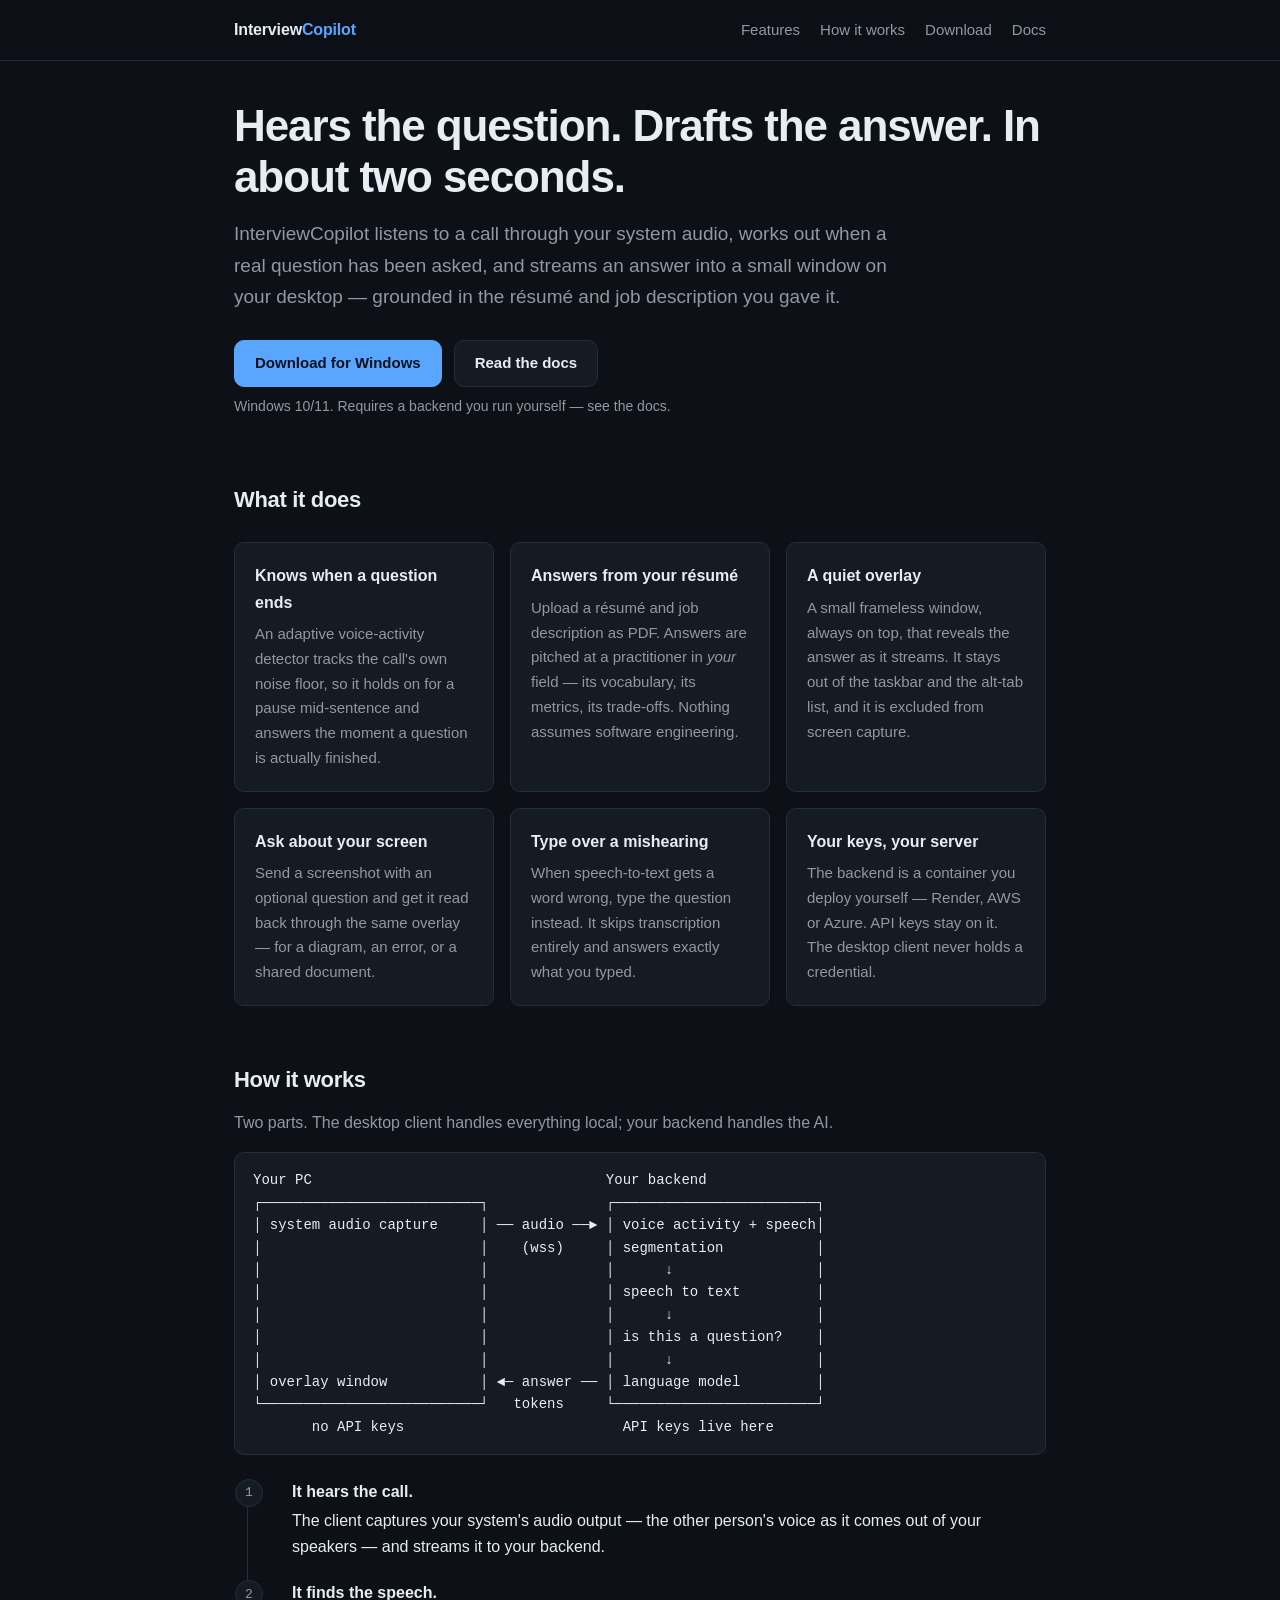
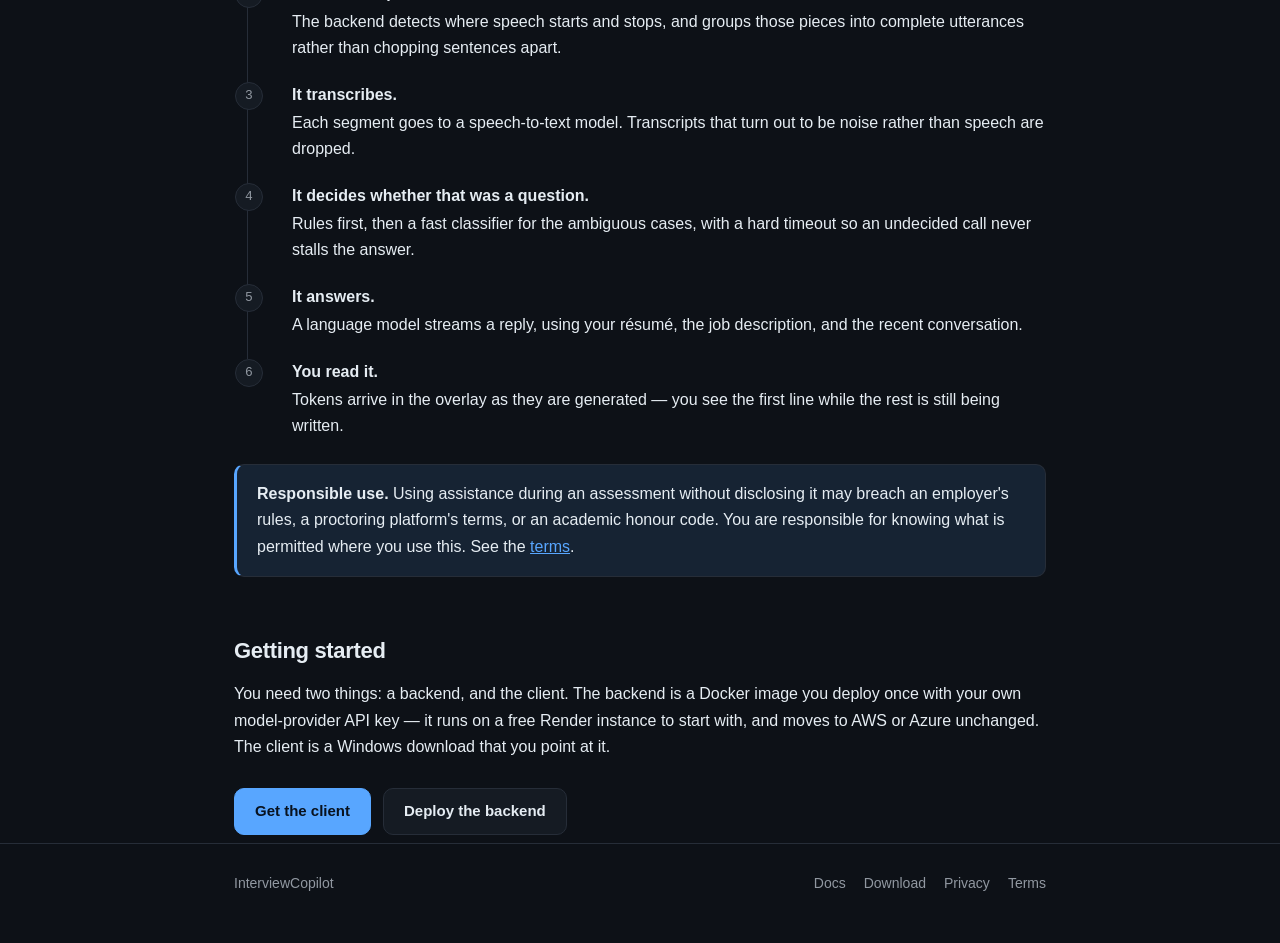
<file: web/index.html>
<!doctype html>
<html lang="en">
<head>
<meta charset="utf-8">
<meta name="viewport" content="width=device-width, initial-scale=1">
<title>InterviewCopilot</title>
<meta name="description" content="Real-time interview assistance: hears the question, drafts an answer, shows it in a private overlay.">
<link rel="stylesheet" href="assets/style.css">
</head>
<body>

<header class="site">
  <div class="wrap">
    <a class="brand" href="/">Interview<span>Copilot</span></a>
    <nav>
      <a href="/#features">Features</a>
      <a href="/#how-it-works">How it works</a>
      <a href="/download.html">Download</a>
      <a href="/docs.html">Docs</a>
    </nav>
  </div>
</header>

<main class="wrap">

  <section class="hero">
    <h1>Hears the question. Drafts the answer. In about two seconds.</h1>
    <p class="lede">
      InterviewCopilot listens to a call through your system audio, works out
      when a real question has been asked, and streams an answer into a small
      window on your desktop &mdash; grounded in the r&eacute;sum&eacute; and job
      description you gave it.
    </p>
    <div class="actions">
      <a class="btn primary" href="/download.html">Download for Windows</a>
      <a class="btn" href="/docs.html">Read the docs</a>
    </div>
    <small class="note">Windows 10/11. Requires a backend you run yourself &mdash; see the docs.</small>
  </section>

  <h2 id="features">What it does</h2>
  <div class="grid">
    <div class="card">
      <h3>Knows when a question ends</h3>
      <p>An adaptive voice-activity detector tracks the call's own noise floor, so it holds on for a pause mid-sentence and answers the moment a question is actually finished.</p>
    </div>
    <div class="card">
      <h3>Answers from your r&eacute;sum&eacute;</h3>
      <p>Upload a r&eacute;sum&eacute; and job description as PDF. Answers are pitched at a practitioner in <em>your</em> field &mdash; its vocabulary, its metrics, its trade-offs. Nothing assumes software engineering.</p>
    </div>
    <div class="card">
      <h3>A quiet overlay</h3>
      <p>A small frameless window, always on top, that reveals the answer as it streams. It stays out of the taskbar and the alt-tab list, and it is excluded from screen capture.</p>
    </div>
    <div class="card">
      <h3>Ask about your screen</h3>
      <p>Send a screenshot with an optional question and get it read back through the same overlay &mdash; for a diagram, an error, or a shared document.</p>
    </div>
    <div class="card">
      <h3>Type over a mishearing</h3>
      <p>When speech-to-text gets a word wrong, type the question instead. It skips transcription entirely and answers exactly what you typed.</p>
    </div>
    <div class="card">
      <h3>Your keys, your server</h3>
      <p>The backend is a container you deploy yourself &mdash; Render, AWS or Azure. API keys stay on it. The desktop client never holds a credential.</p>
    </div>
  </div>

  <h2 id="how-it-works">How it works</h2>
  <p class="dim">Two parts. The desktop client handles everything local; your backend handles the AI.</p>

  <pre><code>Your PC                                   Your backend
┌──────────────────────────┐              ┌────────────────────────┐
│ system audio capture     │ ── audio ──► │ voice activity + speech│
│                          │    (wss)     │ segmentation           │
│                          │              │      ↓                 │
│                          │              │ speech to text         │
│                          │              │      ↓                 │
│                          │              │ is this a question?    │
│                          │              │      ↓                 │
│ overlay window           │ ◄─ answer ── │ language model         │
└──────────────────────────┘   tokens     └────────────────────────┘
       no API keys                          API keys live here</code></pre>

  <ol class="steps">
    <li><strong>It hears the call.</strong> The client captures your system's audio output &mdash; the other person's voice as it comes out of your speakers &mdash; and streams it to your backend.</li>
    <li><strong>It finds the speech.</strong> The backend detects where speech starts and stops, and groups those pieces into complete utterances rather than chopping sentences apart.</li>
    <li><strong>It transcribes.</strong> Each segment goes to a speech-to-text model. Transcripts that turn out to be noise rather than speech are dropped.</li>
    <li><strong>It decides whether that was a question.</strong> Rules first, then a fast classifier for the ambiguous cases, with a hard timeout so an undecided call never stalls the answer.</li>
    <li><strong>It answers.</strong> A language model streams a reply, using your r&eacute;sum&eacute;, the job description, and the recent conversation.</li>
    <li><strong>You read it.</strong> Tokens arrive in the overlay as they are generated &mdash; you see the first line while the rest is still being written.</li>
  </ol>

  <div class="callout">
    <p><strong>Responsible use.</strong> Using assistance during an assessment without disclosing it may breach an employer's rules, a proctoring platform's terms, or an academic honour code. You are responsible for knowing what is permitted where you use this. See the <a href="/terms.html">terms</a>.</p>
  </div>

  <h2>Getting started</h2>
  <p>
    You need two things: a backend, and the client. The backend is a Docker
    image you deploy once with your own model-provider API key &mdash; it runs
    on a free Render instance to start with, and moves to AWS or Azure
    unchanged. The client is a Windows download that you point at it.
  </p>
  <div class="actions">
    <a class="btn primary" href="/download.html">Get the client</a>
    <a class="btn" href="/docs.html">Deploy the backend</a>
  </div>

</main>

<footer class="site">
  <div class="wrap">
    <span>InterviewCopilot</span>
    <nav>
      <a href="/docs.html">Docs</a>
      <a href="/download.html">Download</a>
      <a href="/privacy.html">Privacy</a>
      <a href="/terms.html">Terms</a>
    </nav>
  </div>
</footer>

</body>
</html>
</file>
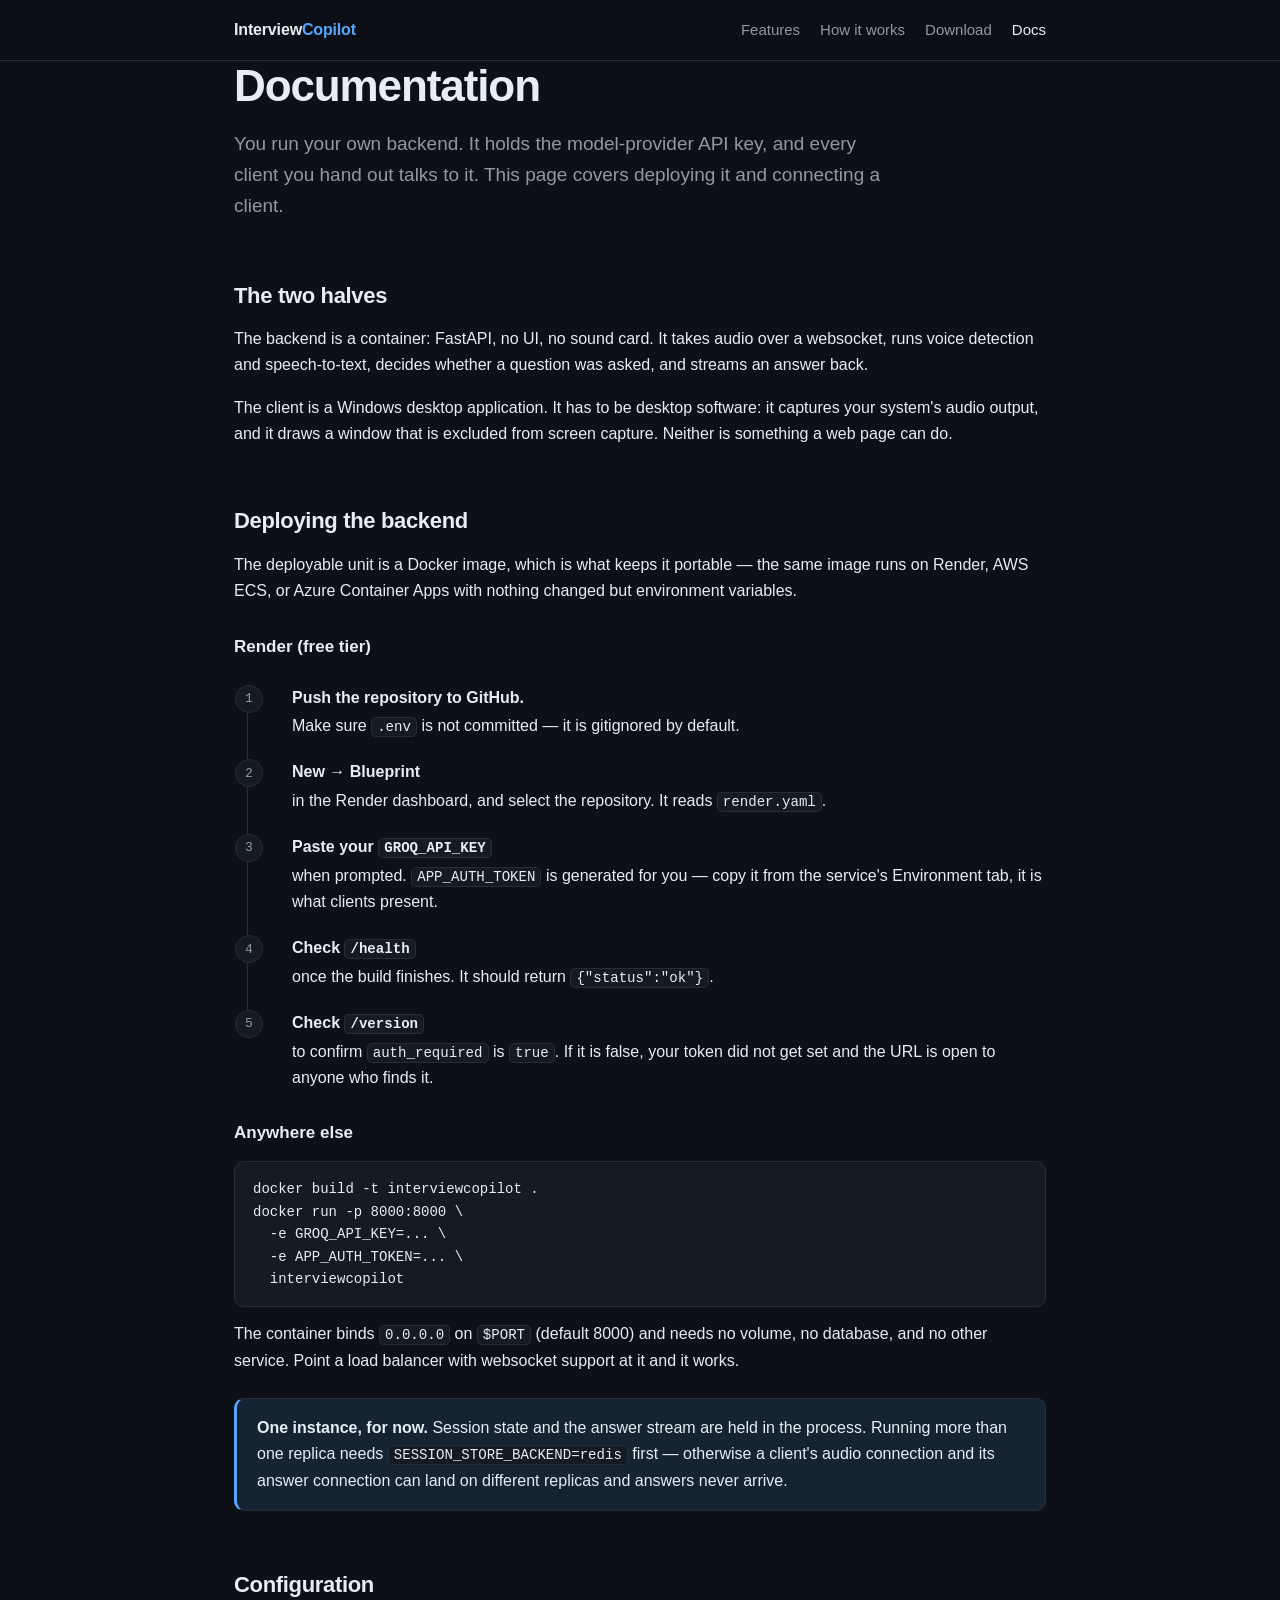
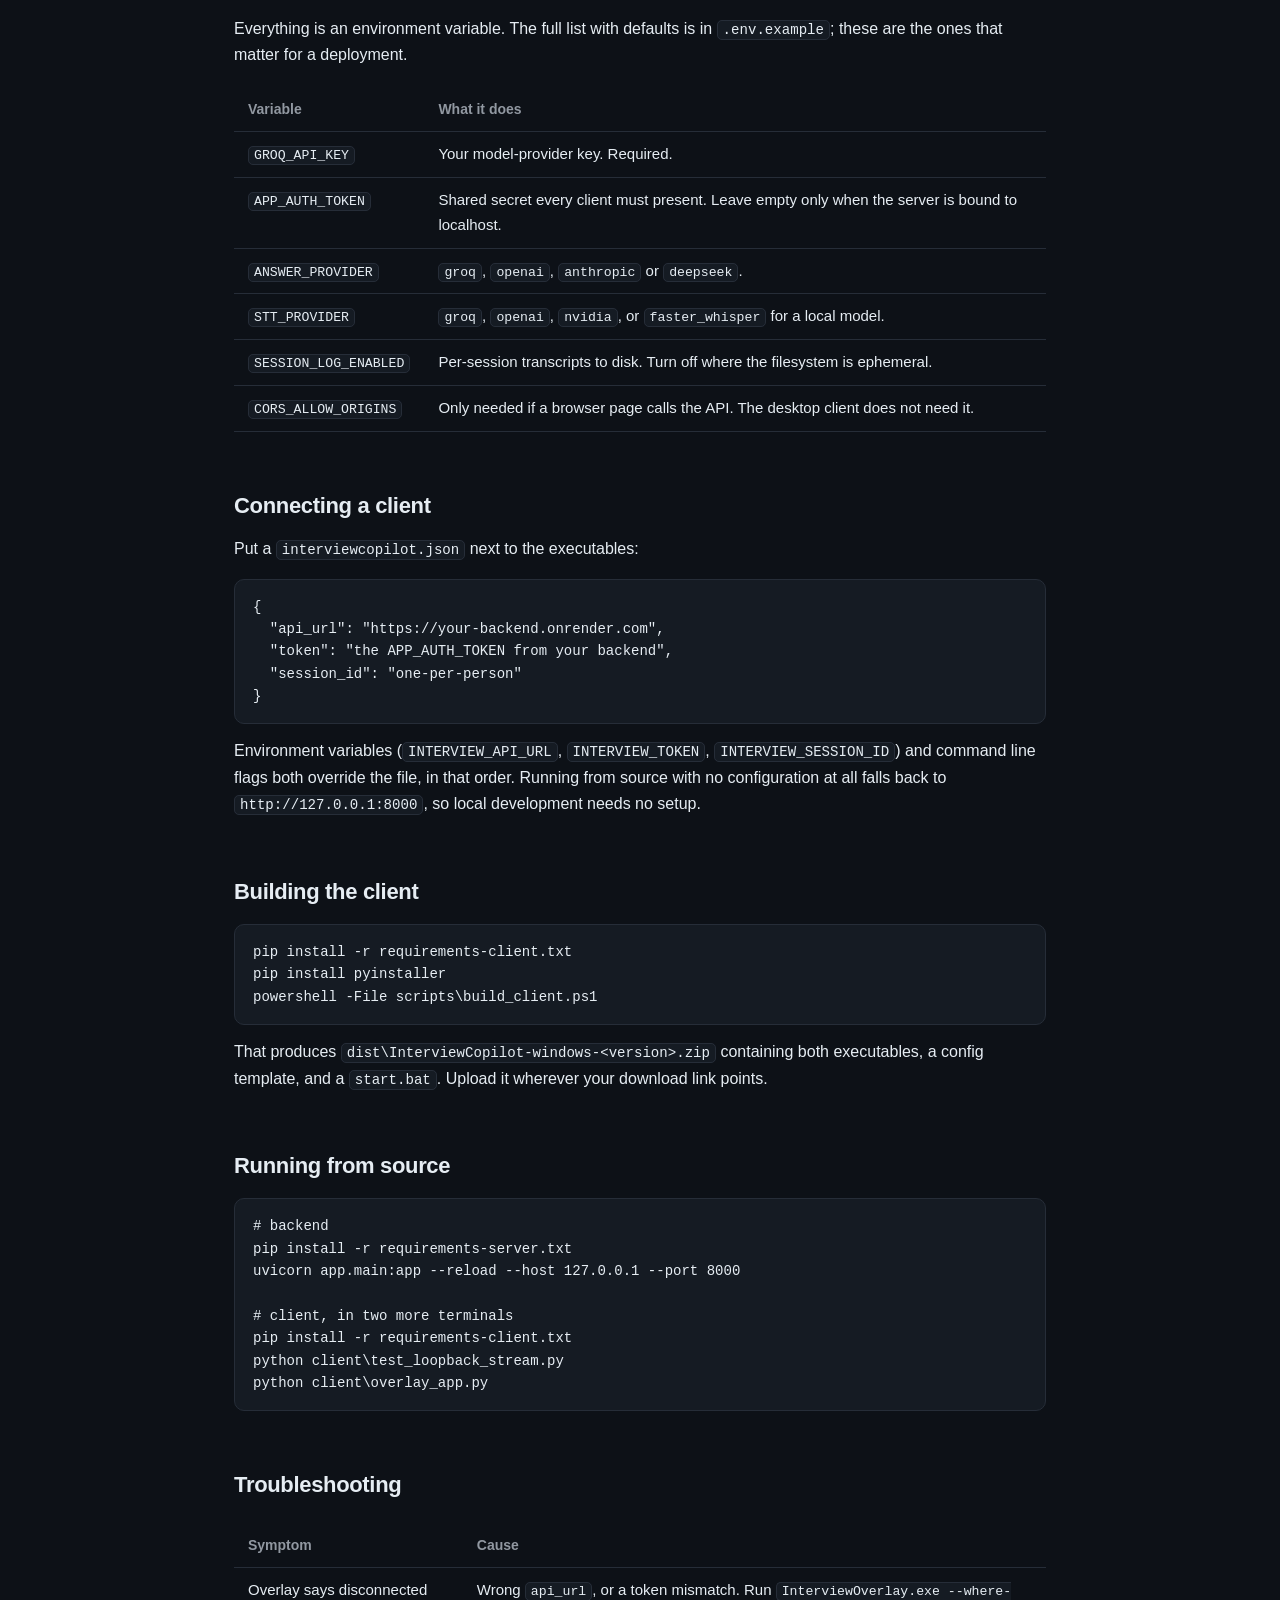
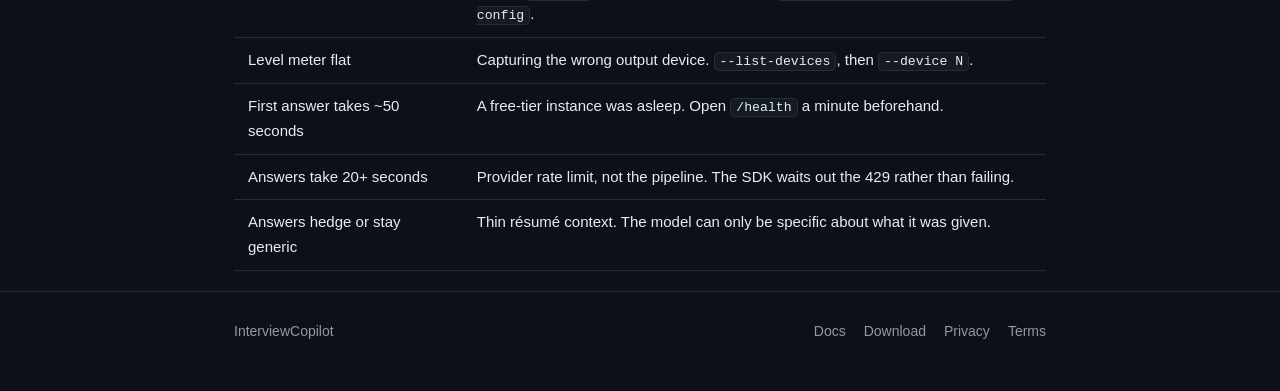
<file: web/docs.html>
<!doctype html>
<html lang="en">
<head>
<meta charset="utf-8">
<meta name="viewport" content="width=device-width, initial-scale=1">
<title>Docs &middot; InterviewCopilot</title>
<meta name="description" content="Deploy the InterviewCopilot backend, configure the client, and build a release.">
<link rel="stylesheet" href="assets/style.css">
</head>
<body>

<header class="site">
  <div class="wrap">
    <a class="brand" href="/">Interview<span>Copilot</span></a>
    <nav>
      <a href="/#features">Features</a>
      <a href="/#how-it-works">How it works</a>
      <a href="/download.html">Download</a>
      <a href="/docs.html" aria-current="page">Docs</a>
    </nav>
  </div>
</header>

<main class="wrap">

  <h1>Documentation</h1>
  <p class="lede">
    You run your own backend. It holds the model-provider API key, and every
    client you hand out talks to it. This page covers deploying it and
    connecting a client.
  </p>

  <h2>The two halves</h2>
  <p>
    The backend is a container: FastAPI, no UI, no sound card. It takes audio
    over a websocket, runs voice detection and speech-to-text, decides whether
    a question was asked, and streams an answer back.
  </p>
  <p>
    The client is a Windows desktop application. It has to be desktop software:
    it captures your system's audio output, and it draws a window that is
    excluded from screen capture. Neither is something a web page can do.
  </p>

  <h2 id="deploy">Deploying the backend</h2>
  <p>
    The deployable unit is a Docker image, which is what keeps it portable
    &mdash; the same image runs on Render, AWS ECS, or Azure Container Apps
    with nothing changed but environment variables.
  </p>

  <h3>Render (free tier)</h3>
  <ol class="steps">
    <li><strong>Push the repository to GitHub.</strong> Make sure <code>.env</code> is not committed &mdash; it is gitignored by default.</li>
    <li><strong>New &rarr; Blueprint</strong> in the Render dashboard, and select the repository. It reads <code>render.yaml</code>.</li>
    <li><strong>Paste your <code>GROQ_API_KEY</code></strong> when prompted. <code>APP_AUTH_TOKEN</code> is generated for you &mdash; copy it from the service's Environment tab, it is what clients present.</li>
    <li><strong>Check <code>/health</code></strong> once the build finishes. It should return <code>{"status":"ok"}</code>.</li>
    <li><strong>Check <code>/version</code></strong> to confirm <code>auth_required</code> is <code>true</code>. If it is false, your token did not get set and the URL is open to anyone who finds it.</li>
  </ol>

  <h3>Anywhere else</h3>
  <pre><code>docker build -t interviewcopilot .
docker run -p 8000:8000 \
  -e GROQ_API_KEY=... \
  -e APP_AUTH_TOKEN=... \
  interviewcopilot</code></pre>
  <p>
    The container binds <code>0.0.0.0</code> on <code>$PORT</code> (default 8000)
    and needs no volume, no database, and no other service. Point a load
    balancer with websocket support at it and it works.
  </p>

  <div class="callout">
    <p><strong>One instance, for now.</strong> Session state and the answer stream are held in the process. Running more than one replica needs <code>SESSION_STORE_BACKEND=redis</code> first &mdash; otherwise a client's audio connection and its answer connection can land on different replicas and answers never arrive.</p>
  </div>

  <h2>Configuration</h2>
  <p>Everything is an environment variable. The full list with defaults is in <code>.env.example</code>; these are the ones that matter for a deployment.</p>
  <div class="table-scroll">
    <table>
      <thead><tr><th>Variable</th><th>What it does</th></tr></thead>
      <tbody>
        <tr><td><code>GROQ_API_KEY</code></td><td>Your model-provider key. Required.</td></tr>
        <tr><td><code>APP_AUTH_TOKEN</code></td><td>Shared secret every client must present. Leave empty only when the server is bound to localhost.</td></tr>
        <tr><td><code>ANSWER_PROVIDER</code></td><td><code>groq</code>, <code>openai</code>, <code>anthropic</code> or <code>deepseek</code>.</td></tr>
        <tr><td><code>STT_PROVIDER</code></td><td><code>groq</code>, <code>openai</code>, <code>nvidia</code>, or <code>faster_whisper</code> for a local model.</td></tr>
        <tr><td><code>SESSION_LOG_ENABLED</code></td><td>Per-session transcripts to disk. Turn off where the filesystem is ephemeral.</td></tr>
        <tr><td><code>CORS_ALLOW_ORIGINS</code></td><td>Only needed if a browser page calls the API. The desktop client does not need it.</td></tr>
      </tbody>
    </table>
  </div>

  <h2>Connecting a client</h2>
  <p>Put a <code>interviewcopilot.json</code> next to the executables:</p>
  <pre><code>{
  "api_url": "https://your-backend.onrender.com",
  "token": "the APP_AUTH_TOKEN from your backend",
  "session_id": "one-per-person"
}</code></pre>
  <p>
    Environment variables (<code>INTERVIEW_API_URL</code>,
    <code>INTERVIEW_TOKEN</code>, <code>INTERVIEW_SESSION_ID</code>) and command
    line flags both override the file, in that order. Running from source with
    no configuration at all falls back to <code>http://127.0.0.1:8000</code>,
    so local development needs no setup.
  </p>

  <h2 id="build">Building the client</h2>
  <pre><code>pip install -r requirements-client.txt
pip install pyinstaller
powershell -File scripts\build_client.ps1</code></pre>
  <p>
    That produces <code>dist\InterviewCopilot-windows-&lt;version&gt;.zip</code>
    containing both executables, a config template, and a
    <code>start.bat</code>. Upload it wherever your download link points.
  </p>

  <h2>Running from source</h2>
  <pre><code># backend
pip install -r requirements-server.txt
uvicorn app.main:app --reload --host 127.0.0.1 --port 8000

# client, in two more terminals
pip install -r requirements-client.txt
python client\test_loopback_stream.py
python client\overlay_app.py</code></pre>

  <h2>Troubleshooting</h2>
  <div class="table-scroll">
    <table>
      <thead><tr><th>Symptom</th><th>Cause</th></tr></thead>
      <tbody>
        <tr><td>Overlay says disconnected</td><td>Wrong <code>api_url</code>, or a token mismatch. Run <code>InterviewOverlay.exe --where-config</code>.</td></tr>
        <tr><td>Level meter flat</td><td>Capturing the wrong output device. <code>--list-devices</code>, then <code>--device N</code>.</td></tr>
        <tr><td>First answer takes ~50 seconds</td><td>A free-tier instance was asleep. Open <code>/health</code> a minute beforehand.</td></tr>
        <tr><td>Answers take 20+ seconds</td><td>Provider rate limit, not the pipeline. The SDK waits out the 429 rather than failing.</td></tr>
        <tr><td>Answers hedge or stay generic</td><td>Thin r&eacute;sum&eacute; context. The model can only be specific about what it was given.</td></tr>
      </tbody>
    </table>
  </div>

</main>

<footer class="site">
  <div class="wrap">
    <span>InterviewCopilot</span>
    <nav>
      <a href="/docs.html">Docs</a>
      <a href="/download.html">Download</a>
      <a href="/privacy.html">Privacy</a>
      <a href="/terms.html">Terms</a>
    </nav>
  </div>
</footer>

</body>
</html>
</file>
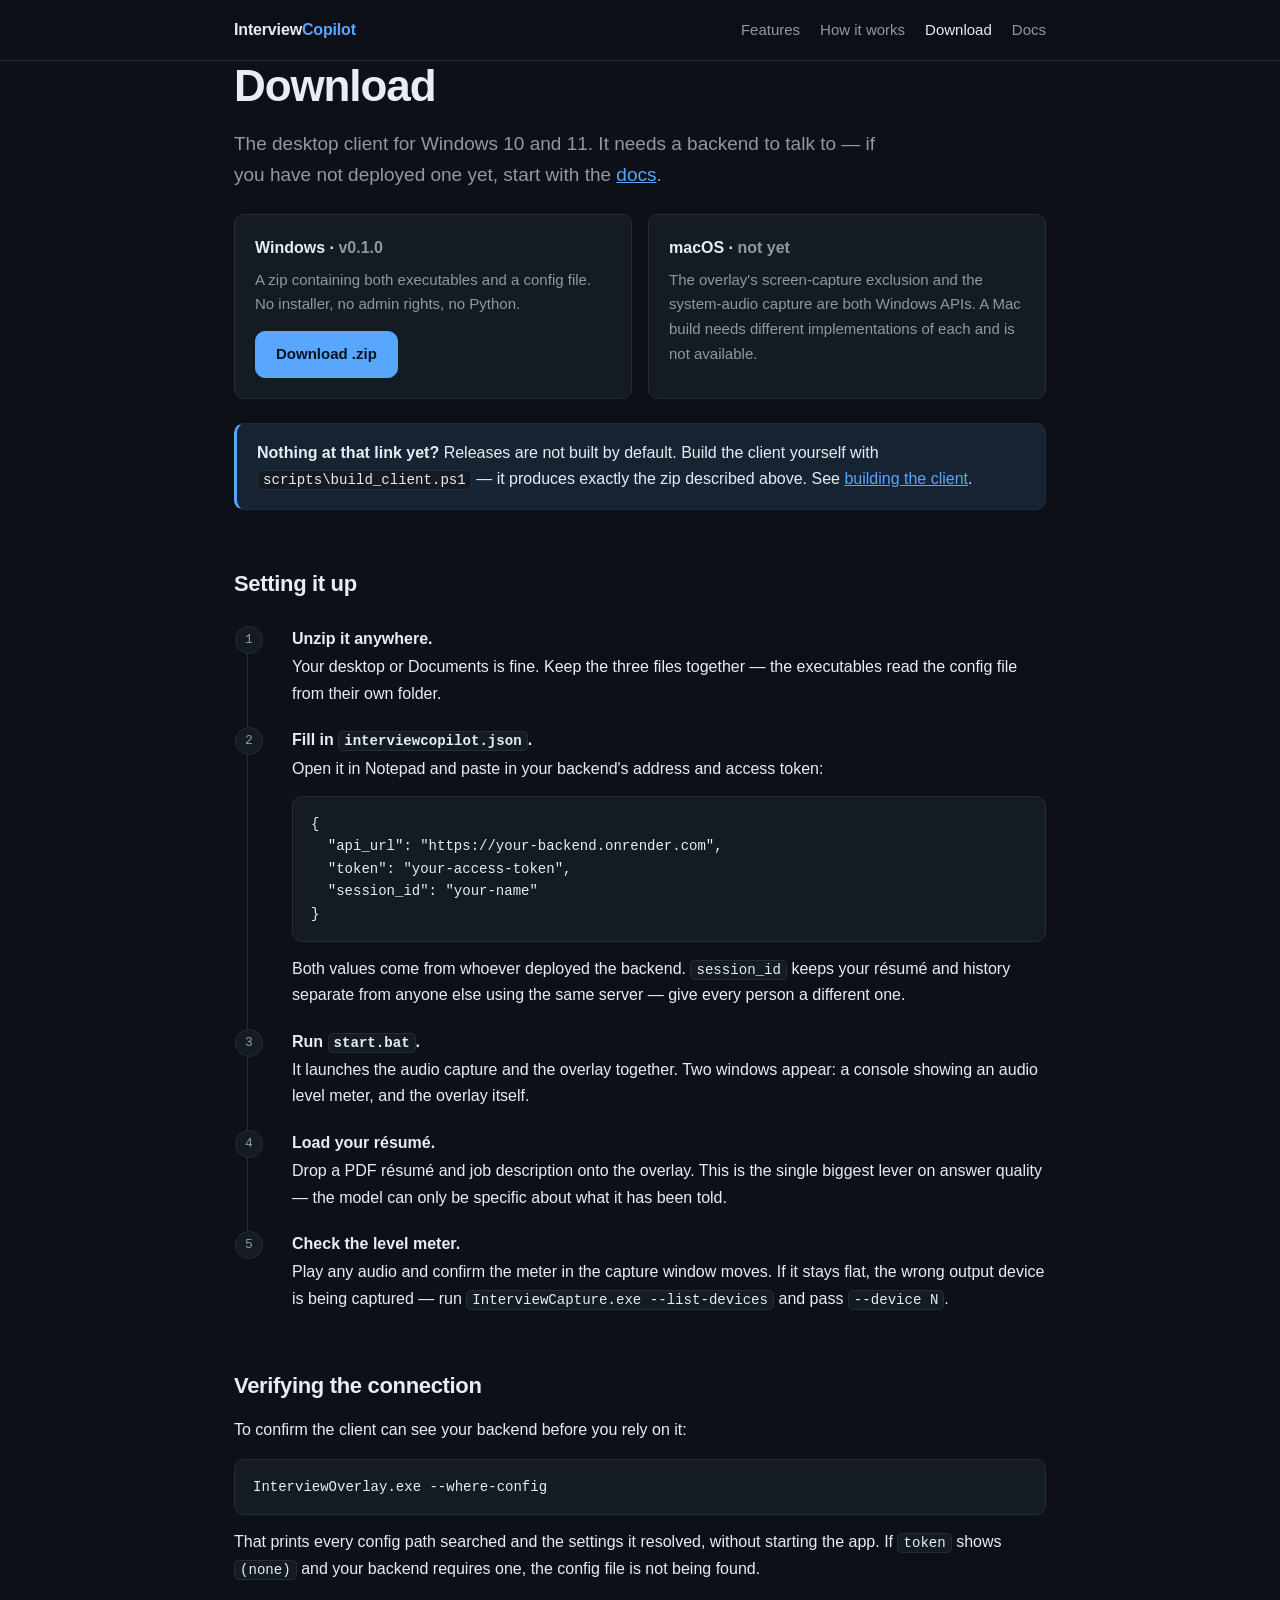
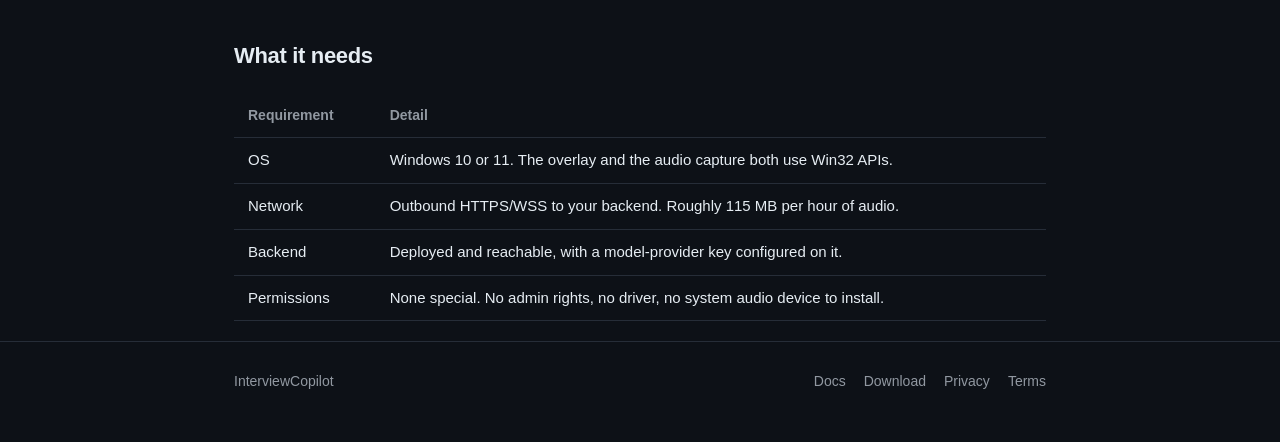
<file: web/download.html>
<!doctype html>
<html lang="en">
<head>
<meta charset="utf-8">
<meta name="viewport" content="width=device-width, initial-scale=1">
<title>Download &middot; InterviewCopilot</title>
<meta name="description" content="Download the InterviewCopilot desktop client for Windows and connect it to your backend.">
<link rel="stylesheet" href="assets/style.css">
</head>
<body>

<header class="site">
  <div class="wrap">
    <a class="brand" href="/">Interview<span>Copilot</span></a>
    <nav>
      <a href="/#features">Features</a>
      <a href="/#how-it-works">How it works</a>
      <a href="/download.html" aria-current="page">Download</a>
      <a href="/docs.html">Docs</a>
    </nav>
  </div>
</header>

<main class="wrap">

  <h1>Download</h1>
  <p class="lede">The desktop client for Windows 10 and 11. It needs a backend to talk to &mdash; if you have not deployed one yet, start with the <a href="/docs.html">docs</a>.</p>

  <div class="grid">
    <div class="card">
      <h3>Windows &middot; <span class="dim" data-version>v0.1.0</span></h3>
      <p style="margin-bottom:14px">A zip containing both executables and a config file. No installer, no admin rights, no Python.</p>
      <a class="btn primary" href="/releases/InterviewCopilot-windows-latest.zip" data-download>Download .zip</a>
    </div>
    <div class="card">
      <h3>macOS &middot; <span class="dim">not yet</span></h3>
      <p>The overlay's screen-capture exclusion and the system-audio capture are both Windows APIs. A Mac build needs different implementations of each and is not available.</p>
    </div>
  </div>

  <div class="callout">
    <p><strong>Nothing at that link yet?</strong> Releases are not built by default. Build the client yourself with <code>scripts\build_client.ps1</code> &mdash; it produces exactly the zip described above. See <a href="/docs.html#build">building the client</a>.</p>
  </div>

  <h2>Setting it up</h2>

  <ol class="steps">
    <li>
      <strong>Unzip it anywhere.</strong>
      Your desktop or Documents is fine. Keep the three files together &mdash;
      the executables read the config file from their own folder.
    </li>
    <li>
      <strong>Fill in <code>interviewcopilot.json</code>.</strong>
      Open it in Notepad and paste in your backend's address and access token:
      <pre><code>{
  "api_url": "https://your-backend.onrender.com",
  "token": "your-access-token",
  "session_id": "your-name"
}</code></pre>
      Both values come from whoever deployed the backend. <code>session_id</code>
      keeps your r&eacute;sum&eacute; and history separate from anyone else using the
      same server &mdash; give every person a different one.
    </li>
    <li>
      <strong>Run <code>start.bat</code>.</strong>
      It launches the audio capture and the overlay together. Two windows
      appear: a console showing an audio level meter, and the overlay itself.
    </li>
    <li>
      <strong>Load your r&eacute;sum&eacute;.</strong>
      Drop a PDF r&eacute;sum&eacute; and job description onto the overlay. This is the
      single biggest lever on answer quality &mdash; the model can only be
      specific about what it has been told.
    </li>
    <li>
      <strong>Check the level meter.</strong>
      Play any audio and confirm the meter in the capture window moves. If it
      stays flat, the wrong output device is being captured &mdash; run
      <code>InterviewCapture.exe --list-devices</code> and pass
      <code>--device N</code>.
    </li>
  </ol>

  <h2>Verifying the connection</h2>
  <p>To confirm the client can see your backend before you rely on it:</p>
  <pre><code>InterviewOverlay.exe --where-config</code></pre>
  <p>That prints every config path searched and the settings it resolved, without starting the app. If <code>token</code> shows <code>(none)</code> and your backend requires one, the config file is not being found.</p>

  <h2>What it needs</h2>
  <div class="table-scroll">
    <table>
      <thead><tr><th>Requirement</th><th>Detail</th></tr></thead>
      <tbody>
        <tr><td>OS</td><td>Windows 10 or 11. The overlay and the audio capture both use Win32 APIs.</td></tr>
        <tr><td>Network</td><td>Outbound HTTPS/WSS to your backend. Roughly 115&nbsp;MB per hour of audio.</td></tr>
        <tr><td>Backend</td><td>Deployed and reachable, with a model-provider key configured on it.</td></tr>
        <tr><td>Permissions</td><td>None special. No admin rights, no driver, no system audio device to install.</td></tr>
      </tbody>
    </table>
  </div>

</main>

<footer class="site">
  <div class="wrap">
    <span>InterviewCopilot</span>
    <nav>
      <a href="/docs.html">Docs</a>
      <a href="/download.html">Download</a>
      <a href="/privacy.html">Privacy</a>
      <a href="/terms.html">Terms</a>
    </nav>
  </div>
</footer>

</body>
</html>
</file>
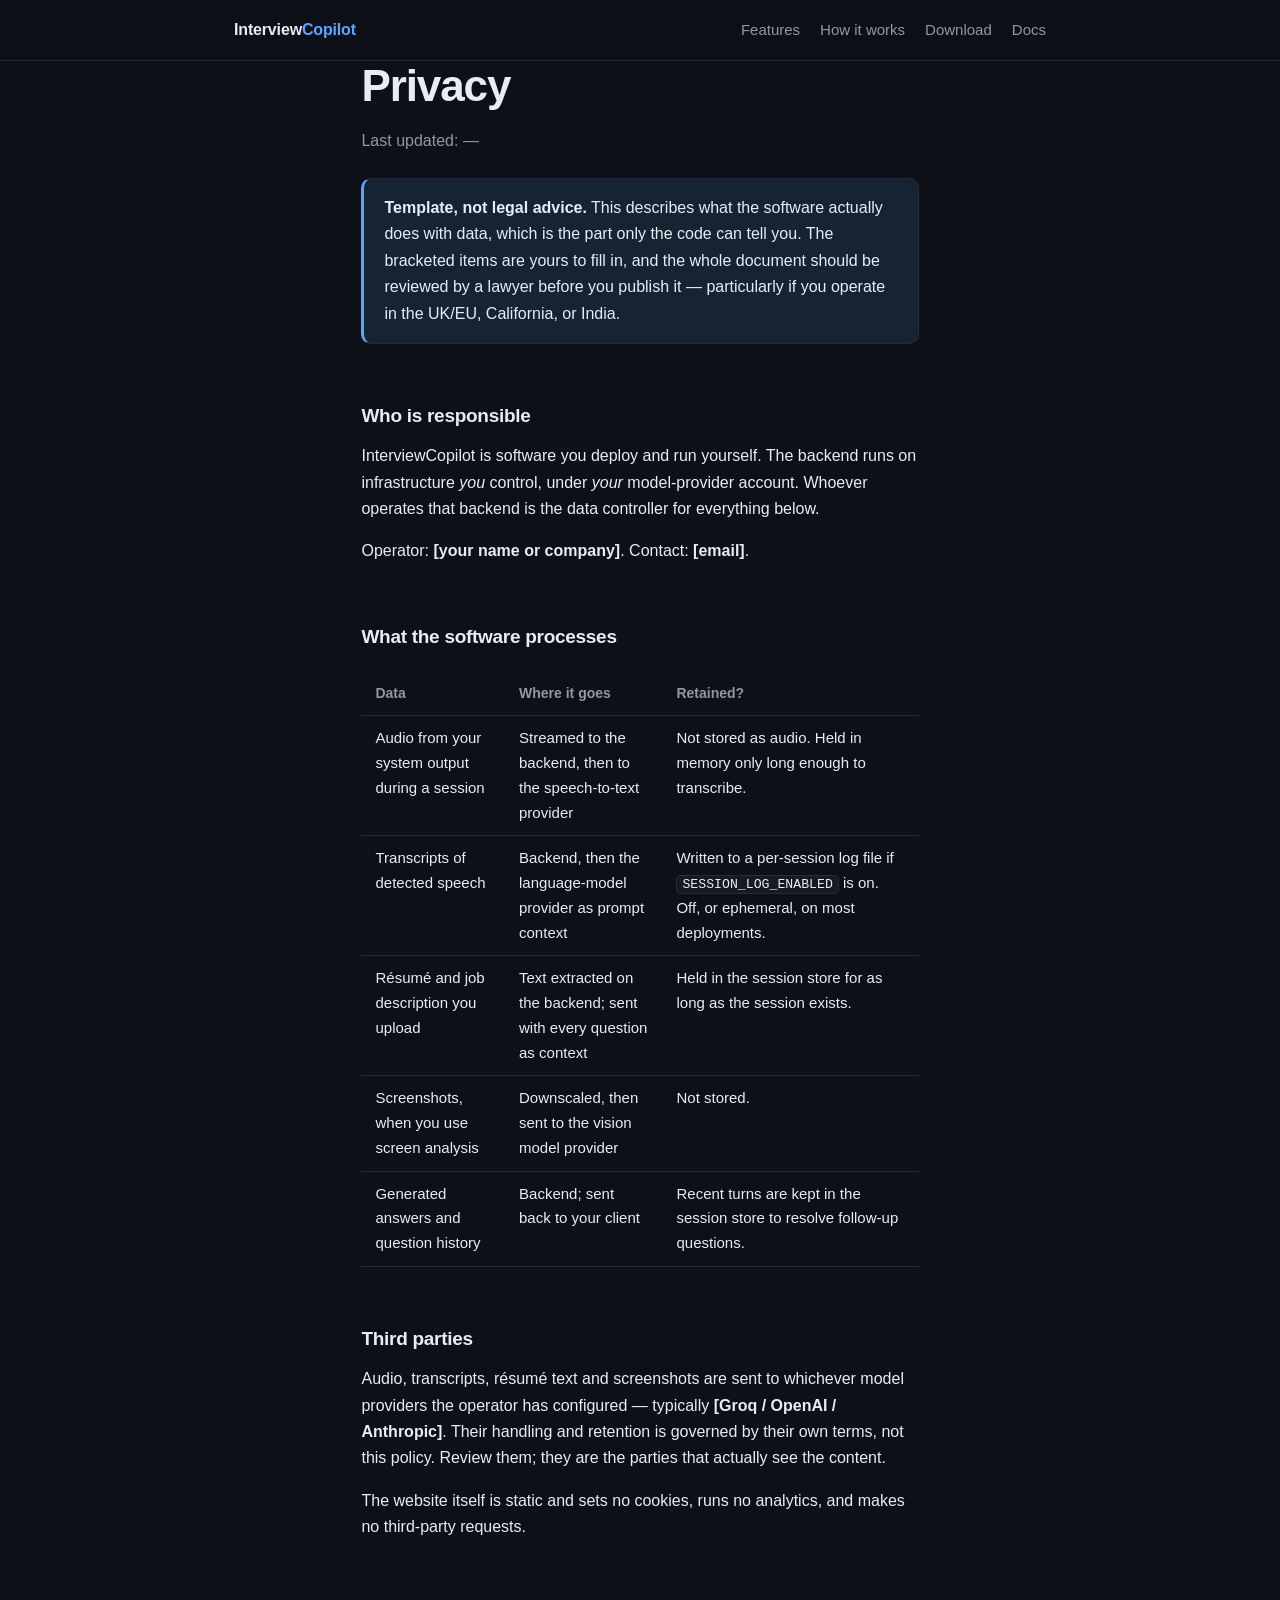
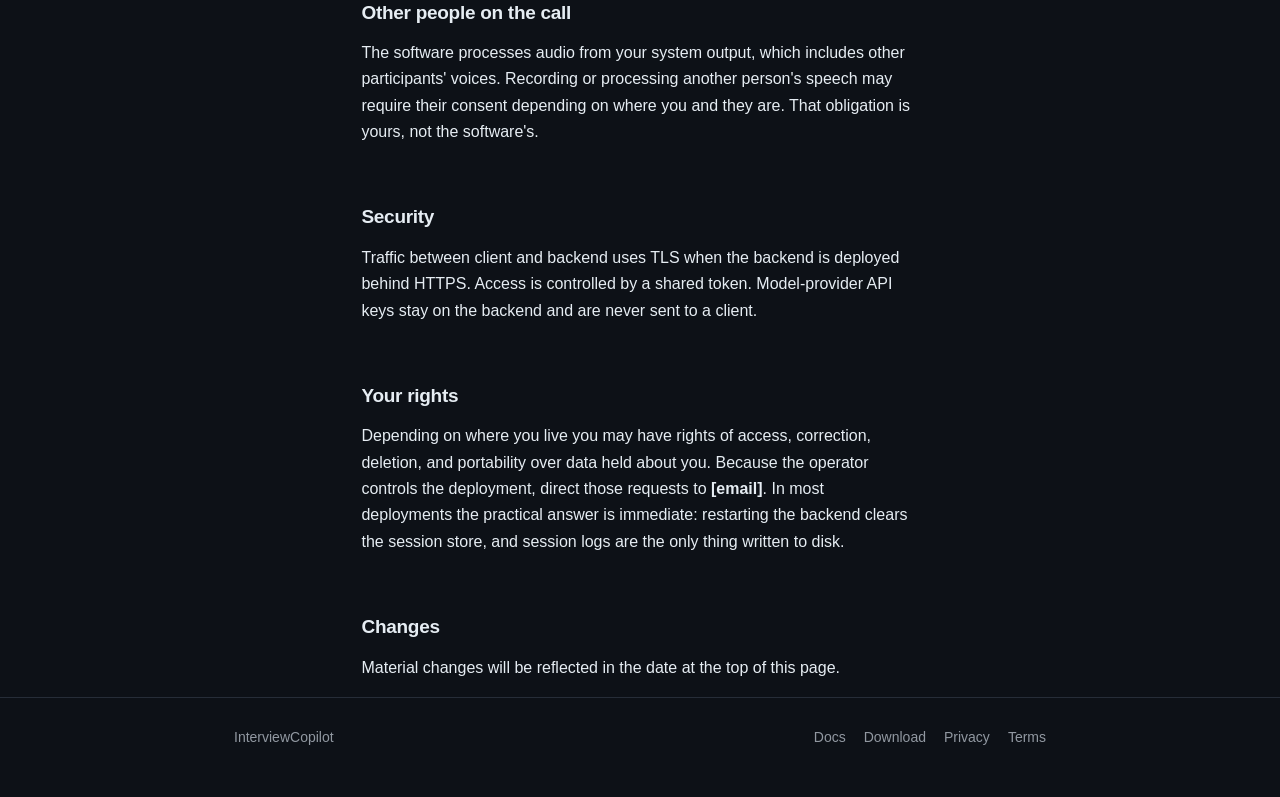
<file: web/privacy.html>
<!doctype html>
<html lang="en">
<head>
<meta charset="utf-8">
<meta name="viewport" content="width=device-width, initial-scale=1">
<title>Privacy &middot; InterviewCopilot</title>
<link rel="stylesheet" href="assets/style.css">
</head>
<body>

<header class="site">
  <div class="wrap">
    <a class="brand" href="/">Interview<span>Copilot</span></a>
    <nav>
      <a href="/#features">Features</a>
      <a href="/#how-it-works">How it works</a>
      <a href="/download.html">Download</a>
      <a href="/docs.html">Docs</a>
    </nav>
  </div>
</header>

<main class="wrap legal">

  <h1>Privacy</h1>
  <p class="dim">Last updated: <span data-updated>&mdash;</span></p>

  <div class="callout">
    <p><strong>Template, not legal advice.</strong> This describes what the software actually does with data, which is the part only the code can tell you. The bracketed items are yours to fill in, and the whole document should be reviewed by a lawyer before you publish it &mdash; particularly if you operate in the UK/EU, California, or India.</p>
  </div>

  <h2>Who is responsible</h2>
  <p>
    InterviewCopilot is software you deploy and run yourself. The backend runs
    on infrastructure <em>you</em> control, under <em>your</em> model-provider
    account. Whoever operates that backend is the data controller for
    everything below.
  </p>
  <p>Operator: <strong>[your name or company]</strong>. Contact: <strong>[email]</strong>.</p>

  <h2>What the software processes</h2>
  <div class="table-scroll">
    <table>
      <thead><tr><th>Data</th><th>Where it goes</th><th>Retained?</th></tr></thead>
      <tbody>
        <tr>
          <td>Audio from your system output during a session</td>
          <td>Streamed to the backend, then to the speech-to-text provider</td>
          <td>Not stored as audio. Held in memory only long enough to transcribe.</td>
        </tr>
        <tr>
          <td>Transcripts of detected speech</td>
          <td>Backend, then the language-model provider as prompt context</td>
          <td>Written to a per-session log file if <code>SESSION_LOG_ENABLED</code> is on. Off, or ephemeral, on most deployments.</td>
        </tr>
        <tr>
          <td>R&eacute;sum&eacute; and job description you upload</td>
          <td>Text extracted on the backend; sent with every question as context</td>
          <td>Held in the session store for as long as the session exists.</td>
        </tr>
        <tr>
          <td>Screenshots, when you use screen analysis</td>
          <td>Downscaled, then sent to the vision model provider</td>
          <td>Not stored.</td>
        </tr>
        <tr>
          <td>Generated answers and question history</td>
          <td>Backend; sent back to your client</td>
          <td>Recent turns are kept in the session store to resolve follow-up questions.</td>
        </tr>
      </tbody>
    </table>
  </div>

  <h2>Third parties</h2>
  <p>
    Audio, transcripts, r&eacute;sum&eacute; text and screenshots are sent to whichever
    model providers the operator has configured &mdash; typically
    <strong>[Groq / OpenAI / Anthropic]</strong>. Their handling and retention
    is governed by their own terms, not this policy. Review them; they are the
    parties that actually see the content.
  </p>
  <p>
    The website itself is static and sets no cookies, runs no analytics, and
    makes no third-party requests.
  </p>

  <h2>Other people on the call</h2>
  <p>
    The software processes audio from your system output, which includes other
    participants' voices. Recording or processing another person's speech may
    require their consent depending on where you and they are. That obligation
    is yours, not the software's.
  </p>

  <h2>Security</h2>
  <p>
    Traffic between client and backend uses TLS when the backend is deployed
    behind HTTPS. Access is controlled by a shared token. Model-provider API
    keys stay on the backend and are never sent to a client.
  </p>

  <h2>Your rights</h2>
  <p>
    Depending on where you live you may have rights of access, correction,
    deletion, and portability over data held about you. Because the operator
    controls the deployment, direct those requests to <strong>[email]</strong>.
    In most deployments the practical answer is immediate: restarting the
    backend clears the session store, and session logs are the only thing
    written to disk.
  </p>

  <h2>Changes</h2>
  <p>Material changes will be reflected in the date at the top of this page.</p>

</main>

<footer class="site">
  <div class="wrap">
    <span>InterviewCopilot</span>
    <nav>
      <a href="/docs.html">Docs</a>
      <a href="/download.html">Download</a>
      <a href="/privacy.html">Privacy</a>
      <a href="/terms.html">Terms</a>
    </nav>
  </div>
</footer>

</body>
</html>
</file>
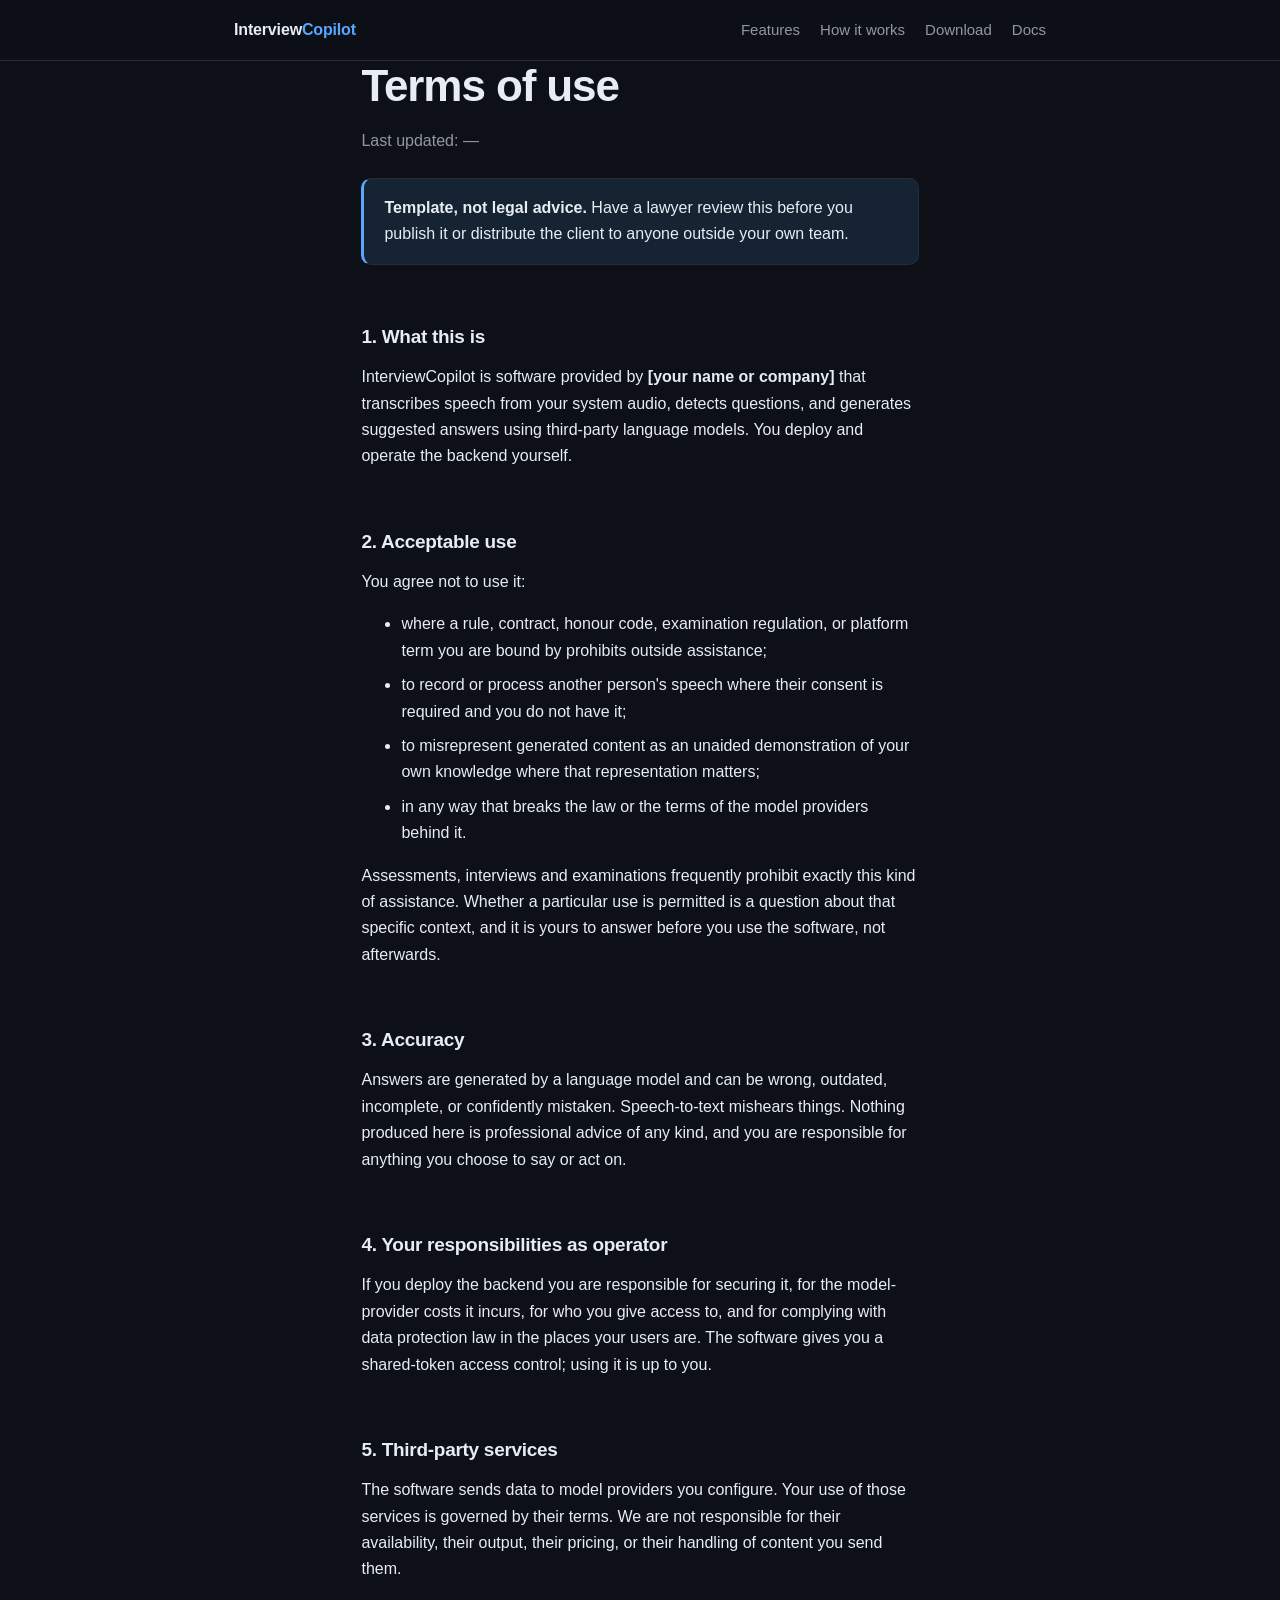
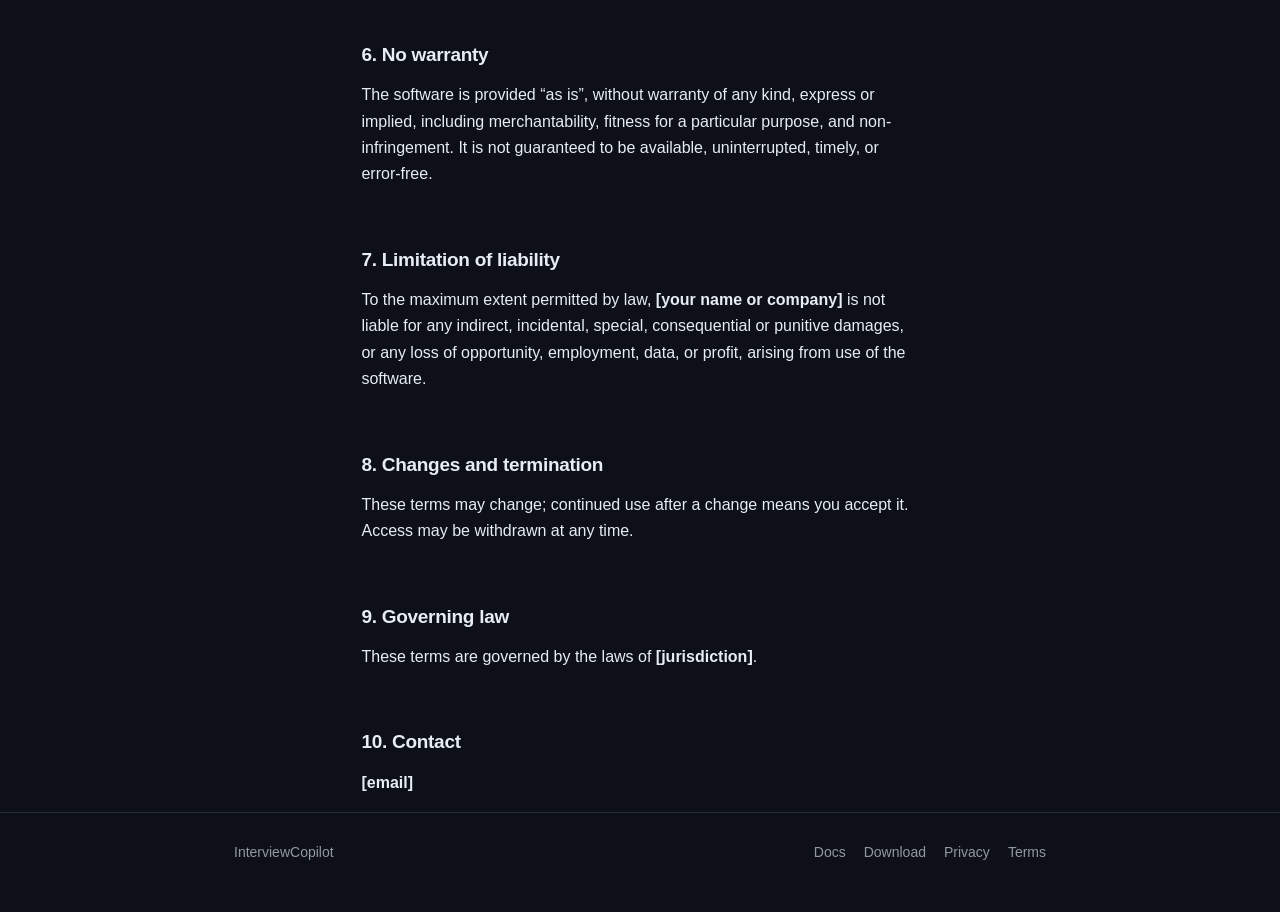
<file: web/terms.html>
<!doctype html>
<html lang="en">
<head>
<meta charset="utf-8">
<meta name="viewport" content="width=device-width, initial-scale=1">
<title>Terms &middot; InterviewCopilot</title>
<link rel="stylesheet" href="assets/style.css">
</head>
<body>

<header class="site">
  <div class="wrap">
    <a class="brand" href="/">Interview<span>Copilot</span></a>
    <nav>
      <a href="/#features">Features</a>
      <a href="/#how-it-works">How it works</a>
      <a href="/download.html">Download</a>
      <a href="/docs.html">Docs</a>
    </nav>
  </div>
</header>

<main class="wrap legal">

  <h1>Terms of use</h1>
  <p class="dim">Last updated: <span data-updated>&mdash;</span></p>

  <div class="callout">
    <p><strong>Template, not legal advice.</strong> Have a lawyer review this before you publish it or distribute the client to anyone outside your own team.</p>
  </div>

  <h2>1. What this is</h2>
  <p>
    InterviewCopilot is software provided by <strong>[your name or company]</strong>
    that transcribes speech from your system audio, detects questions, and
    generates suggested answers using third-party language models. You deploy
    and operate the backend yourself.
  </p>

  <h2>2. Acceptable use</h2>
  <p>You agree not to use it:</p>
  <ul>
    <li>where a rule, contract, honour code, examination regulation, or platform term you are bound by prohibits outside assistance;</li>
    <li>to record or process another person's speech where their consent is required and you do not have it;</li>
    <li>to misrepresent generated content as an unaided demonstration of your own knowledge where that representation matters;</li>
    <li>in any way that breaks the law or the terms of the model providers behind it.</li>
  </ul>
  <p>
    Assessments, interviews and examinations frequently prohibit exactly this
    kind of assistance. Whether a particular use is permitted is a question
    about that specific context, and it is yours to answer before you use the
    software, not afterwards.
  </p>

  <h2>3. Accuracy</h2>
  <p>
    Answers are generated by a language model and can be wrong, outdated,
    incomplete, or confidently mistaken. Speech-to-text mishears things.
    Nothing produced here is professional advice of any kind, and you are
    responsible for anything you choose to say or act on.
  </p>

  <h2>4. Your responsibilities as operator</h2>
  <p>
    If you deploy the backend you are responsible for securing it, for the
    model-provider costs it incurs, for who you give access to, and for
    complying with data protection law in the places your users are. The
    software gives you a shared-token access control; using it is up to you.
  </p>

  <h2>5. Third-party services</h2>
  <p>
    The software sends data to model providers you configure. Your use of
    those services is governed by their terms. We are not responsible for
    their availability, their output, their pricing, or their handling of
    content you send them.
  </p>

  <h2>6. No warranty</h2>
  <p>
    The software is provided &ldquo;as is&rdquo;, without warranty of any kind,
    express or implied, including merchantability, fitness for a particular
    purpose, and non-infringement. It is not guaranteed to be available,
    uninterrupted, timely, or error-free.
  </p>

  <h2>7. Limitation of liability</h2>
  <p>
    To the maximum extent permitted by law, <strong>[your name or company]</strong>
    is not liable for any indirect, incidental, special, consequential or
    punitive damages, or any loss of opportunity, employment, data, or profit,
    arising from use of the software.
  </p>

  <h2>8. Changes and termination</h2>
  <p>
    These terms may change; continued use after a change means you accept it.
    Access may be withdrawn at any time.
  </p>

  <h2>9. Governing law</h2>
  <p>These terms are governed by the laws of <strong>[jurisdiction]</strong>.</p>

  <h2>10. Contact</h2>
  <p><strong>[email]</strong></p>

</main>

<footer class="site">
  <div class="wrap">
    <span>InterviewCopilot</span>
    <nav>
      <a href="/docs.html">Docs</a>
      <a href="/download.html">Download</a>
      <a href="/privacy.html">Privacy</a>
      <a href="/terms.html">Terms</a>
    </nav>
  </div>
</footer>

</body>
</html>
</file>
<file: web/assets/style.css>
/* One stylesheet for the whole site. No framework, no build step: the
   folder is deployable as-is to any static host, which is what keeps the
   website independent of the backend and of any one cloud provider. */

:root {
  --bg: #0d1117;
  --bg-raised: #151b23;
  --border: #262d38;
  --text: #e6edf3;
  --text-dim: #9198a1;
  --accent: #58a6ff;
  --accent-soft: rgba(88, 166, 255, 0.12);
  --mono: ui-monospace, "SF Mono", "Cascadia Mono", Menlo, Consolas, monospace;
  --sans: -apple-system, BlinkMacSystemFont, "Segoe UI", Inter, Roboto, sans-serif;
  --radius: 10px;
  --page: 860px;
}

* { box-sizing: border-box; }

body {
  margin: 0;
  background: var(--bg);
  color: var(--text);
  font-family: var(--sans);
  font-size: 16px;
  line-height: 1.65;
  -webkit-font-smoothing: antialiased;
}

.wrap {
  max-width: var(--page);
  margin: 0 auto;
  padding: 0 24px;
}

/* ---------- header ---------- */

header.site {
  border-bottom: 1px solid var(--border);
  position: sticky;
  top: 0;
  background: rgba(13, 17, 23, 0.85);
  backdrop-filter: blur(8px);
  z-index: 10;
}

header.site .wrap {
  display: flex;
  align-items: center;
  gap: 24px;
  min-height: 60px;
  flex-wrap: wrap;
}

.brand {
  font-weight: 650;
  color: var(--text);
  text-decoration: none;
  letter-spacing: -0.01em;
  margin-right: auto;
}

.brand span { color: var(--accent); }

header.site nav {
  display: flex;
  gap: 20px;
  flex-wrap: wrap;
}

header.site nav a {
  color: var(--text-dim);
  text-decoration: none;
  font-size: 15px;
}

header.site nav a:hover,
header.site nav a[aria-current="page"] { color: var(--text); }

/* ---------- type ---------- */

h1 {
  font-size: clamp(30px, 5vw, 44px);
  line-height: 1.15;
  letter-spacing: -0.025em;
  margin: 0 0 16px;
}

h2 {
  font-size: 22px;
  letter-spacing: -0.015em;
  margin: 48px 0 12px;
  padding-top: 8px;
}

h3 { font-size: 17px; margin: 28px 0 8px; }

p { margin: 0 0 16px; }

a { color: var(--accent); }

.lede {
  font-size: 19px;
  color: var(--text-dim);
  max-width: 62ch;
}

.dim { color: var(--text-dim); }

small.note {
  display: block;
  color: var(--text-dim);
  font-size: 14px;
  margin-top: 8px;
}

/* ---------- layout blocks ---------- */

main { padding: 56px 0 80px; }

.hero { padding: 40px 0 8px; }

.actions {
  display: flex;
  gap: 12px;
  flex-wrap: wrap;
  margin: 28px 0 8px;
}

.btn {
  display: inline-block;
  padding: 10px 20px;
  border-radius: var(--radius);
  text-decoration: none;
  font-weight: 550;
  font-size: 15px;
  border: 1px solid var(--border);
  color: var(--text);
  background: var(--bg-raised);
}

.btn.primary {
  background: var(--accent);
  border-color: var(--accent);
  color: #08121f;
}

.btn:hover { border-color: var(--accent); }

.grid {
  display: grid;
  grid-template-columns: repeat(auto-fit, minmax(240px, 1fr));
  gap: 16px;
  margin: 24px 0;
}

.card {
  border: 1px solid var(--border);
  background: var(--bg-raised);
  border-radius: var(--radius);
  padding: 20px;
}

.card h3 { margin: 0 0 6px; font-size: 16px; }
.card p { margin: 0; color: var(--text-dim); font-size: 15px; }

.callout {
  border: 1px solid var(--border);
  border-left: 3px solid var(--accent);
  background: var(--accent-soft);
  border-radius: var(--radius);
  padding: 16px 20px;
  margin: 24px 0;
}

.callout p:last-child { margin-bottom: 0; }

/* ---------- code ---------- */

code {
  font-family: var(--mono);
  font-size: 0.88em;
  background: var(--bg-raised);
  border: 1px solid var(--border);
  border-radius: 5px;
  padding: 1px 5px;
}

pre {
  background: var(--bg-raised);
  border: 1px solid var(--border);
  border-radius: var(--radius);
  padding: 16px 18px;
  overflow-x: auto;       /* wide blocks scroll themselves, never the page */
  font-size: 14px;
  line-height: 1.6;
}

pre code {
  background: none;
  border: 0;
  padding: 0;
  font-size: inherit;
}

/* ---------- steps ---------- */

ol.steps { counter-reset: step; list-style: none; padding: 0; margin: 24px 0; }

ol.steps li {
  counter-increment: step;
  position: relative;
  padding: 0 0 20px 44px;
  border-left: 1px solid var(--border);
  margin-left: 13px;
}

ol.steps li:last-child { border-left-color: transparent; padding-bottom: 0; }

ol.steps li::before {
  content: counter(step);
  position: absolute;
  left: -13px;
  top: 0;
  width: 26px;
  height: 26px;
  border-radius: 50%;
  background: var(--bg-raised);
  border: 1px solid var(--border);
  color: var(--text-dim);
  font-size: 13px;
  font-family: var(--mono);
  display: grid;
  place-items: center;
}

ol.steps li strong { display: block; margin-bottom: 2px; }

/* ---------- tables ---------- */

.table-scroll { overflow-x: auto; margin: 20px 0; }

table {
  border-collapse: collapse;
  width: 100%;
  font-size: 15px;
  min-width: 460px;
}

th, td {
  text-align: left;
  padding: 10px 14px;
  border-bottom: 1px solid var(--border);
  vertical-align: top;
}

th { color: var(--text-dim); font-weight: 550; font-size: 14px; }

/* ---------- footer ---------- */

footer.site {
  border-top: 1px solid var(--border);
  padding: 28px 0 48px;
  color: var(--text-dim);
  font-size: 14px;
}

footer.site .wrap {
  display: flex;
  gap: 20px;
  flex-wrap: wrap;
  align-items: center;
}

footer.site nav { display: flex; gap: 18px; margin-left: auto; flex-wrap: wrap; }
footer.site a { color: var(--text-dim); text-decoration: none; }
footer.site a:hover { color: var(--text); }

/* Long legal pages read better a little narrower and lighter. */
.legal { max-width: 68ch; }
.legal h2 { font-size: 19px; }
.legal li { margin-bottom: 8px; }
</file>
